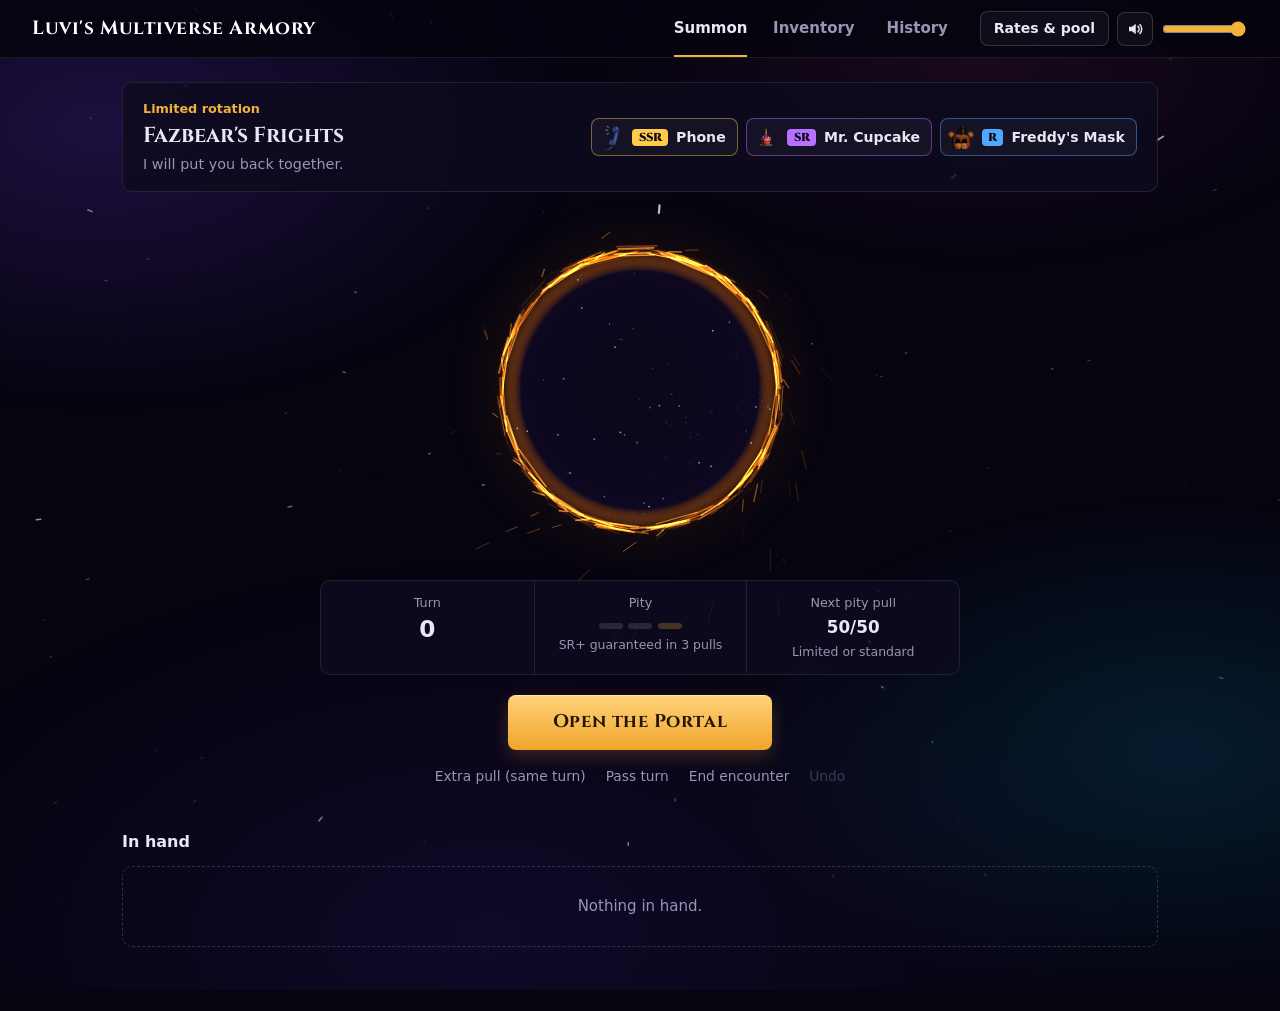
<file: index.html>
<!doctype html>
<html lang="en">
<head>
  <meta charset="utf-8">
  <meta name="viewport" content="width=device-width, initial-scale=1">
  <title>Luvi's Multiverse Armory</title>
  <link rel="preconnect" href="https://fonts.googleapis.com">
  <link rel="preconnect" href="https://fonts.gstatic.com" crossorigin>
  <link href="https://fonts.googleapis.com/css2?family=Cinzel:wght@600;700;900&display=swap" rel="stylesheet">
  <link rel="stylesheet" href="css/style.css">
</head>
<body>
  <canvas id="stars" aria-hidden="true"></canvas>
  <div class="nebula" aria-hidden="true"></div>

  <header class="topbar">
    <div class="brand">Luvi's Multiverse Armory</div>
    <nav class="tabs">
      <button class="tab active" data-view="summon">Summon</button>
      <button class="tab" data-view="inventory">Inventory <span id="invCount" class="count"></span></button>
      <button class="tab" data-view="history">History</button>
    </nav>
    <div class="top-actions">
      <button id="btnRules" class="btn">Rates &amp; pool</button>
      <div class="sound-ctl">
        <button id="btnMute" class="btn btn-icon" title="Sound"></button>
        <input id="volSlider" class="vol-slider" type="range" min="0" max="1" step="0.05" value="1" title="Volume" aria-label="Volume">
      </div>
    </div>
  </header>

  <main>
    <!-- ============ SUMMON ============ -->
    <section id="view-summon" class="view active">
      <div id="bannerCard" class="panel banner-card"></div>

      <div class="altar" id="altar">
        <div class="portal"><canvas id="altarPortal"></canvas></div>
      </div>

      <div class="panel status-bar">
        <div class="stat">
          <span class="label">Turn</span>
          <span id="turnNum" class="value">0</span>
        </div>
        <div class="stat">
          <span class="label">Pity</span>
          <div id="pityPips" class="pips"></div>
          <span id="pityText" class="sub"></span>
        </div>
        <div class="stat">
          <span class="label">Next pity pull</span>
          <span id="fiftyText" class="value small"></span>
          <span id="fiftySub" class="sub"></span>
        </div>
      </div>

      <button id="btnPull" class="pull-btn">Open the Portal</button>
      <div class="sub-actions">
        <button id="btnExtra" class="link-btn" title="Pull without advancing the turn">Extra pull (same turn)</button>
        <button id="btnPass" class="link-btn" title="Advance the turn without pulling">Pass turn</button>
        <button id="btnEnd" class="link-btn" title="Reset the turn counter and drop temporary items">End encounter</button>
        <button id="btnUndo" class="link-btn" title="Undo the most recent pull or pass">Undo</button>
      </div>

      <div class="loadout">
        <h3 class="section-title">In hand</h3>
        <div id="loadoutGrid" class="card-grid small"></div>
      </div>
    </section>

    <!-- ============ INVENTORY ============ -->
    <section id="view-inventory" class="view">
      <div class="view-head">
        <h2>Inventory</h2>
        <p class="muted">Single-turn items expire when the next turn starts. Use − and + to adjust turns,
          ∞ to keep an item for the rest of the encounter. Ending the encounter clears everything.</p>
      </div>
      <div id="invGrid" class="card-grid"></div>
    </section>

    <!-- ============ HISTORY ============ -->
    <section id="view-history" class="view">
      <div class="view-head">
        <h2>History</h2>
      </div>
      <div id="histSummary" class="hist-summary"></div>
      <div id="histFilters" class="filters"></div>
      <div id="histList" class="hist-list"></div>
    </section>
  </main>

  <!-- ============ PULL OVERLAY ============ -->
  <div id="pullOverlay" class="overlay" data-phase="idle" aria-hidden="true">
    <div class="ov-particles" id="ovParticles"></div>
    <div class="ov-portal-wrap">
      <div class="ov-tremble">
        <div class="portal"><canvas id="overlayPortal"></canvas></div>
      </div>
    </div>
    <div class="ov-faller" id="ovFaller"></div>
    <div class="ov-shock"></div>
    <div class="ov-flash"></div>

    <div class="reveal">
      <div class="reveal-bg"></div>
      <div class="reveal-rays"></div>
      <div class="reveal-sparkles" id="revealSparkles"></div>
      <div class="reveal-art" id="revealArt"></div>
      <div class="reveal-info item-info" id="revealInfo"></div>
      <div class="reveal-hint">Click to continue</div>
    </div>
    <button class="skip-btn" id="btnSkip">Skip</button>
  </div>

  <!-- ============ MODAL ============ -->
  <div id="modal" class="modal" aria-hidden="true">
    <div class="modal-box" role="dialog" aria-modal="true">
      <button class="modal-close modal-back" id="modalBack" title="Back" hidden>
        <svg viewBox="0 0 24 24" aria-hidden="true"><path d="M15 5l-7 7 7 7" fill="none" stroke="currentColor" stroke-width="2.2" stroke-linecap="round" stroke-linejoin="round"/></svg>
      </button>
      <button class="modal-close" id="modalClose" title="Close">✕</button>
      <div id="modalBody"></div>
    </div>
  </div>

  <div id="toast" class="toast" role="status"></div>

  <script src="js/sounds.js"></script>
  <script src="js/items.js"></script>
  <script src="js/gacha.js"></script>
  <script src="js/app.js"></script>
</body>
</html>
</file>
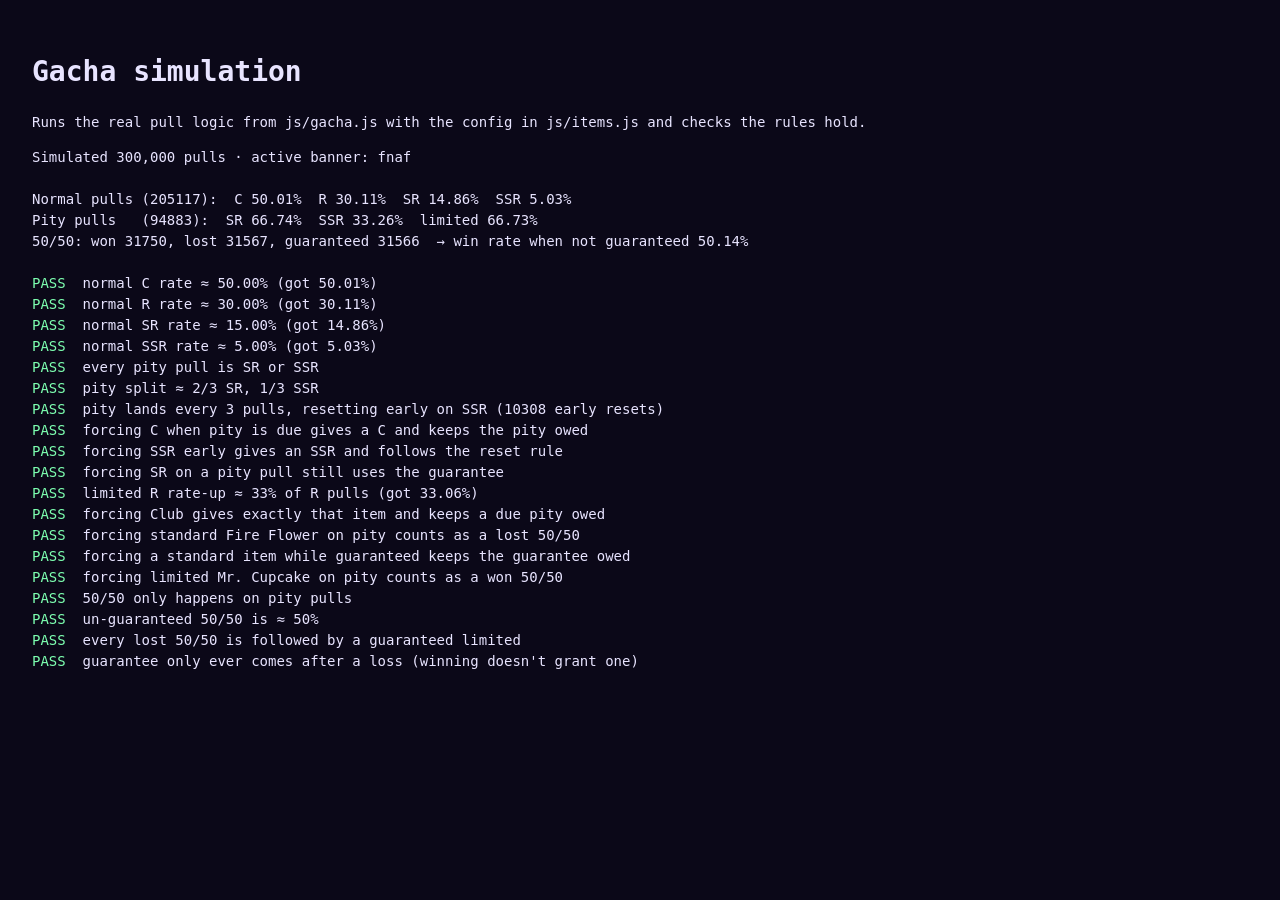
<file: tests/simulate.html>
<!doctype html>
<html lang="en">
<head>
  <meta charset="utf-8">
  <title>Gacha Simulation</title>
  <style>
    body { background: #0b0818; color: #e8e4ff; font: 14px/1.5 Consolas, monospace; padding: 1.5rem; }
    .pass { color: #7dffb0; } .fail { color: #ff7a90; }
  </style>
</head>
<body>
  <h1>Gacha simulation</h1>
  <p>Runs the real pull logic from <code>js/gacha.js</code> with the config in <code>js/items.js</code> and checks the rules hold.</p>
  <pre id="out">Running…</pre>
  <script src="../js/items.js"></script>
  <script src="../js/gacha.js"></script>
  <script>
    const N = 300000;
    const lines = [];
    const check = (ok, msg) => lines.push(`<span class="${ok ? "pass" : "fail"}">${ok ? "PASS" : "FAIL"}</span>  ${msg}`);
    const pct = (a, b) => (b ? (100 * a / b).toFixed(2) : "0") + "%";

    let s = { pity: 0, guaranteed: false };
    const normal = { C: 0, R: 0, SR: 0, SSR: 0 }, pity = { SR: 0, SSR: 0, other: 0 };
    let normalN = 0, pityN = 0, pityOnSchedule = true, contestedOffPity = 0;
    let won = 0, lost = 0, guar = 0, guarAfterLost = 0, lostThenNotGuar = 0, guarWithoutLoss = 0;
    let lastContested = null, pityLimited = 0;

    const resetsOn = GACHA_CONFIG.pityResetsOn || [];
    let sinceReset = 0, earlyResets = 0;
    for (let i = 1; i <= N; i++) {
      const r = Gacha.pull(s);
      const shouldBePity = sinceReset + 1 >= GACHA_CONFIG.pityEvery;
      if (r.isPity !== shouldBePity) pityOnSchedule = false;
      if (!r.isPity && resetsOn.includes(r.rarity)) earlyResets++;
      sinceReset = r.isPity || resetsOn.includes(r.rarity) ? 0 : sinceReset + 1;
      if (r.state.pity !== sinceReset) pityOnSchedule = false;
      if (r.isPity) {
        pityN++;
        if (r.rarity in pity) pity[r.rarity]++; else pity.other++;
        if (r.limited) pityLimited++;
      } else {
        normalN++; normal[r.rarity]++;
      }
      if (r.outcome) {
        if (!r.isPity && !GACHA_CONFIG.fiftyFiftyOnEveryHighPull) contestedOffPity++;
        if (r.outcome === "won") won++;
        if (r.outcome === "lost") lost++;
        if (r.outcome === "guaranteed") {
          guar++;
          if (lastContested === "lost") guarAfterLost++; else guarWithoutLoss++;
        } else if (lastContested === "lost") lostThenNotGuar++;
        lastContested = r.outcome;
      }
      s = r.state;
    }

    lines.push(`Simulated ${N.toLocaleString()} pulls · active banner: ${Gacha.activeKey()}\n`);
    lines.push(`Normal pulls (${normalN}):  C ${pct(normal.C, normalN)}  R ${pct(normal.R, normalN)}  SR ${pct(normal.SR, normalN)}  SSR ${pct(normal.SSR, normalN)}`);
    lines.push(`Pity pulls   (${pityN}):  SR ${pct(pity.SR, pityN)}  SSR ${pct(pity.SSR, pityN)}  limited ${pct(pityLimited, pityN)}`);
    lines.push(`50/50: won ${won}, lost ${lost}, guaranteed ${guar}  → win rate when not guaranteed ${pct(won, won + lost)}\n`);

    const near = (a, b, tol) => Math.abs(a - b) <= tol;
    const R = GACHA_CONFIG.rates, tot = R.C + R.R + R.SR + R.SSR;
    for (const k of ["C", "R", "SR", "SSR"]) {
      check(near(normal[k] / normalN, R[k] / tot, 0.006), `normal ${k} rate ≈ ${pct(R[k], tot)} (got ${pct(normal[k], normalN)})`);
    }
    check(pity.other === 0, "every pity pull is SR or SSR");
    check(near(pity.SR / pityN, 2 / 3, 0.01) && near(pity.SSR / pityN, 1 / 3, 0.01), "pity split ≈ 2/3 SR, 1/3 SSR");
    check(pityOnSchedule, `pity lands every ${GACHA_CONFIG.pityEvery} pulls, resetting early on ${resetsOn.join("/") || "nothing"} (${earlyResets} early resets)`);

    // Admin-forced rarity
    const due = GACHA_CONFIG.pityEvery - 1;
    const fC = Gacha.pull({ pity: due, guaranteed: false }, Math.random, "C");
    check(fC.rarity === "C" && !fC.isPity && fC.state.pity === due, "forcing C when pity is due gives a C and keeps the pity owed");
    const fSSR = Gacha.pull({ pity: 0, guaranteed: false }, Math.random, "SSR");
    check(fSSR.rarity === "SSR" && fSSR.state.pity === (resetsOn.includes("SSR") ? 0 : 1), "forcing SSR early gives an SSR and follows the reset rule");
    const fSR = Gacha.pull({ pity: due, guaranteed: true }, Math.random, "SR");
    check(fSR.rarity === "SR" && fSR.isPity && fSR.limited && fSR.state.pity === 0 && !fSR.state.guaranteed, "forcing SR on a pity pull still uses the guarantee");

    // Limited rate-up outside the 50/50
    for (const [r, share] of Object.entries(GACHA_CONFIG.limitedRateUp || {})) {
      const bannerHas = Gacha.activeBanner() && Gacha.activeBanner().items.some(i => i.rarity === r && i.pullable !== false);
      if (!bannerHas) continue;
      let hits = 0, total = 40000;
      for (let k = 0; k < total; k++) if (Gacha.pull({ pity: 0, guaranteed: false }, Math.random, r).limited) hits++;
      check(near(hits / total, share, 0.01), `limited ${r} rate-up ≈ ${Math.round(share * 100)}% of ${r} pulls (got ${pct(hits, total)})`);
    }

    // Admin-forced specific item
    const pullable = i => i.pullable !== false;
    const banner = Gacha.activeBanner();
    const limSR = banner && banner.items.find(i => i.rarity === "SR" && pullable(i));
    const stdSR = STANDARD_ITEMS.find(i => i.rarity === "SR" && pullable(i));
    const stdC = STANDARD_ITEMS.find(i => i.rarity === "C" && pullable(i));
    const fC2 = Gacha.pull({ pity: due, guaranteed: false }, Math.random, null, stdC.id);
    check(fC2.item.id === stdC.id && !fC2.isPity && fC2.state.pity === due, `forcing ${stdC.name} gives exactly that item and keeps a due pity owed`);
    const fLost = Gacha.pull({ pity: due, guaranteed: false }, Math.random, null, stdSR.id);
    check(fLost.item.id === stdSR.id && fLost.outcome === "lost" && fLost.state.guaranteed, `forcing standard ${stdSR.name} on pity counts as a lost 50/50`);
    const kept = Gacha.pull({ pity: due, guaranteed: true }, Math.random, null, stdSR.id);
    check(kept.item.id === stdSR.id && kept.outcome === null && kept.state.guaranteed, "forcing a standard item while guaranteed keeps the guarantee owed");
    if (limSR) {
      const fWon = Gacha.pull({ pity: due, guaranteed: false }, Math.random, null, limSR.id);
      check(fWon.item.id === limSR.id && fWon.outcome === "won" && fWon.limited && !fWon.state.guaranteed, `forcing limited ${limSR.name} on pity counts as a won 50/50`);
    }
    check(contestedOffPity === 0, "50/50 only happens on pity pulls");
    check(near(won / (won + lost), GACHA_CONFIG.limitedChance, 0.01), "un-guaranteed 50/50 is ≈ 50%");
    check(lostThenNotGuar === 0 && guarAfterLost === lost - (lastContested === "lost" ? 1 : 0), "every lost 50/50 is followed by a guaranteed limited");
    check(guarWithoutLoss === 0, "guarantee only ever comes after a loss (winning doesn't grant one)");

    document.getElementById("out").innerHTML = lines.join("\n");
    document.title = lines.some(l => l.includes("FAIL")) ? "FAIL" : "PASS";
  </script>
</body>
</html>
</file>
<file: css/style.css>
/* =====================================================================
   MULTIVERSE ARMORY
   ===================================================================== */

/* Registered so effect colors can animate smoothly between rarities. */
@property --pc1 { syntax: "<color>"; inherits: true; initial-value: #ff8a1f; }
@property --pc2 { syntax: "<color>"; inherits: true; initial-value: #ffd36b; }

:root {
  --bg: #06040f;
  --surface: rgba(14, 11, 30, 0.84);
  --surface-2: rgba(255, 255, 255, 0.04);
  --border: rgba(255, 255, 255, 0.09);
  --border-strong: rgba(255, 255, 255, 0.16);
  --text: #e9e6f5;
  --muted: #9a94b5;
  --accent: #8b6cff;
  --amber: #f2b33d;
  --danger: #ef5f78;
  --radius: 10px;

  --c-C: #b4c3d8;
  --c-R: #4fa8ff;
  --c-SR: #b96fff;
  --c-SSR: #ffc94a;

  --font-display: "Cinzel", Georgia, serif;
  --font-body: "Segoe UI", system-ui, -apple-system, Roboto, "Helvetica Neue", Arial, sans-serif;
  color-scheme: dark;
}

.rar-C   { --rc: var(--c-C); }
.rar-R   { --rc: var(--c-R); }
.rar-SR  { --rc: var(--c-SR); }
.rar-SSR { --rc: var(--c-SSR); }

* { box-sizing: border-box; }
html, body { margin: 0; min-height: 100%; }
body {
  background: var(--bg);
  color: var(--text);
  font-family: var(--font-body);
  font-size: 15px;
  line-height: 1.5;
  overflow-x: hidden;
}
button { font: inherit; color: inherit; }
button:focus-visible { outline: 2px solid var(--accent); outline-offset: 2px; }
h2 { font-family: var(--font-display); font-weight: 700; }
.muted { color: var(--muted); }

/* ---------- Space backdrop ---------- */
#stars { position: fixed; inset: 0; width: 100%; height: 100%; z-index: 0; pointer-events: none; }
.nebula {
  position: fixed; inset: -10%; z-index: 0; pointer-events: none;
  background:
    radial-gradient(ellipse 45% 38% at 15% 20%, rgba(120, 60, 255, .2), transparent 70%),
    radial-gradient(ellipse 42% 34% at 85% 78%, rgba(0, 190, 255, .13), transparent 70%),
    radial-gradient(ellipse 38% 28% at 72% 14%, rgba(255, 80, 200, .08), transparent 70%),
    radial-gradient(ellipse 60% 50% at 40% 95%, rgba(80, 40, 200, .14), transparent 70%);
  animation: nebulaDrift 40s ease-in-out infinite alternate;
}
@keyframes nebulaDrift { to { transform: translate(2%, -2%) scale(1.06) rotate(2deg); } }

/* ---------- Top bar ---------- */
.topbar {
  position: sticky; top: 0; z-index: 10;
  display: flex; align-items: stretch; gap: 2rem;
  height: 58px; padding: 0 clamp(1rem, 3vw, 2rem);
  background: rgba(6, 4, 15, .88);
  border-bottom: 1px solid var(--border);
}
.brand {
  display: flex; align-items: center; margin-right: auto;
  font-family: var(--font-display); font-weight: 700; font-size: 1.2rem; letter-spacing: .03em; color: #fff;
}
.tabs { display: flex; gap: 1.6rem; }
.tab {
  display: flex; align-items: center; gap: .4rem;
  border: 0; border-bottom: 2px solid transparent; background: none; cursor: pointer;
  padding: 2px 0 0; font-weight: 600; color: var(--muted);
  transition: color .15s, border-color .15s;
}
.tab:hover { color: var(--text); }
.tab.active { color: var(--text); border-bottom-color: var(--amber); }
.count:not(:empty) {
  min-width: 1.4em; padding: 0 .35em; border-radius: 4px;
  font-size: .75rem; line-height: 1.5; text-align: center;
  background: rgba(255, 255, 255, .1); color: var(--text);
}
.top-actions { display: flex; align-items: center; gap: .5rem; }
.btn {
  padding: .4rem .8rem; border-radius: 8px; cursor: pointer;
  background: var(--surface-2); border: 1px solid var(--border-strong);
  font-size: .88rem; font-weight: 600;
  transition: background .15s;
}
.btn:hover { background: rgba(255, 255, 255, .09); }
.btn-icon { width: 36px; height: 34px; padding: 0; display: grid; place-items: center; }
.btn-icon svg { width: 18px; height: 18px; }
.sound-ctl { display: flex; align-items: center; gap: .45rem; }
.vol-slider { width: 84px; accent-color: var(--amber); cursor: pointer; }
.vol-slider.off { opacity: .4; }

@media (max-width: 720px) {
  .topbar { flex-wrap: wrap; height: auto; padding-top: .6rem; gap: .5rem 1rem; }
  .tabs { order: 3; width: 100%; height: 42px; }
}

/* ---------- Layout ---------- */
main { position: relative; z-index: 1; max-width: 1100px; margin: 0 auto; padding: 1.5rem clamp(1rem, 3vw, 2rem) 4rem; }
.view { display: none; }
.view.active { display: block; }
.panel { background: var(--surface); border: 1px solid var(--border); border-radius: var(--radius); }
.view-head { margin-bottom: 1.25rem; }
.view-head h2 { margin: 0 0 .25rem; font-size: 1.6rem; }
.view-head p { margin: 0; max-width: 62ch; font-size: .92rem; }
.section-title { margin: 0 0 .75rem; font-size: 1rem; font-weight: 600; }

/* ---------- Banner card ---------- */
.banner-card { display: flex; flex-wrap: wrap; align-items: center; gap: 1rem 2rem; padding: 1rem 1.25rem; }
.bc-label { font-size: .8rem; font-weight: 600; color: var(--amber); }
.bc-title { margin: .1rem 0; font-size: 1.35rem; }
.bc-desc { margin: 0; color: var(--muted); font-size: .9rem; }
.featured { display: flex; flex-wrap: wrap; gap: .5rem; margin-left: auto; min-width: 0; max-width: 100%; }
.feat {
  display: flex; align-items: center; gap: .5rem; cursor: pointer;
  padding: .3rem .7rem .3rem .4rem; border-radius: 8px;
  background: var(--surface-2); border: 1px solid color-mix(in srgb, var(--rc) 45%, transparent);
  font-size: .88rem; font-weight: 600;
  transition: background .15s;
}
.feat:hover { background: rgba(255, 255, 255, .08); }
.feat .art { width: 26px; height: 26px; object-fit: contain; font-size: 1.1rem; display: grid; place-items: center; }
@media (max-width: 720px) { .featured { margin-left: 0; } }

/* ---------- Portal (canvas spark ring, drawn in app.js) ---------- */
.portal { position: relative; width: 100%; aspect-ratio: 1; }
.portal canvas { position: absolute; left: -50%; top: -50%; width: 200%; height: 200%; pointer-events: none; }

.altar { position: relative; width: min(66vw, 300px); margin: 3rem auto 2.5rem; }
.altar::before {
  content: ""; position: absolute; inset: -20%; border-radius: 50%; pointer-events: none;
  background: radial-gradient(circle, color-mix(in srgb, var(--pc1) 16%, transparent), transparent 65%);
}
.altar .portal { animation: hover 6s ease-in-out infinite; }

/* ---------- Status bar ---------- */
.status-bar { display: grid; grid-template-columns: repeat(3, 1fr); max-width: 640px; margin: 0 auto 1.25rem; }
.stat { display: flex; flex-direction: column; align-items: center; gap: .1rem; padding: .75rem .75rem; text-align: center; }
.stat + .stat { border-left: 1px solid var(--border); }
.stat .label { font-size: .8rem; color: var(--muted); }
.stat .value { font-size: 1.45rem; font-weight: 700; line-height: 1.25; }
.stat .value.small { font-size: 1.05rem; padding: .2rem 0; }
.stat .value.gold { color: var(--amber); }
.stat .sub { font-size: .78rem; color: var(--muted); }
.stat .sub.hot { color: var(--amber); font-weight: 600; }
.pips { display: flex; gap: .35rem; padding: .55rem 0 .35rem; }
.pip { width: 24px; height: 6px; border-radius: 3px; background: rgba(255, 255, 255, .12); }
.pip.filled { background: var(--accent); }
.pip.filled[class*="rar-"] { background: var(--rc); box-shadow: 0 0 6px color-mix(in srgb, var(--rc) 55%, transparent); }
.pip.goal { background: rgba(242, 179, 61, .25); }
.pip.goal.ready { background: var(--amber); }

/* ---------- Pull button ---------- */
.pull-btn {
  display: block; margin: 0 auto .75rem; cursor: pointer;
  padding: .85rem 2.8rem; border: 0; border-radius: 8px;
  font-family: var(--font-display); font-weight: 700; font-size: 1.15rem; letter-spacing: .03em;
  color: #241500;
  background: linear-gradient(180deg, #ffd27a, #efa52c);
  box-shadow: inset 0 1px 0 rgba(255, 255, 255, .4), 0 6px 18px rgba(239, 165, 44, .22);
  transition: transform .12s ease, filter .15s ease;
}
.pull-btn:hover { filter: brightness(1.07); transform: translateY(-1px); }
.pull-btn:active { transform: translateY(0); }
.pull-btn:disabled { filter: grayscale(.6) brightness(.75); cursor: wait; transform: none; }

.sub-actions { display: flex; justify-content: center; flex-wrap: wrap; gap: .2rem 1.25rem; margin-bottom: 2.5rem; }
.link-btn {
  background: none; border: 0; cursor: pointer; padding: .25rem 0;
  color: var(--muted); font-size: .86rem;
}
.link-btn:hover:not(:disabled) { color: var(--text); text-decoration: underline; text-underline-offset: 3px; }
.link-btn:disabled { opacity: .35; cursor: default; }

/* ---------- Item cards ---------- */
.card-grid { display: grid; grid-template-columns: repeat(auto-fill, minmax(165px, 1fr)); gap: .75rem; }
.card-grid.small { grid-template-columns: repeat(auto-fill, minmax(135px, 1fr)); }
.empty {
  grid-column: 1 / -1; padding: 1.75rem 1rem; text-align: center; color: var(--muted);
  border: 1px dashed var(--border-strong); border-radius: var(--radius);
}
.item-card {
  position: relative; overflow: hidden; cursor: pointer;
  display: flex; flex-direction: column; align-items: center; gap: .35rem;
  padding: .75rem .7rem .8rem; border-radius: var(--radius); text-align: center;
  background: var(--surface);
  border: 1px solid color-mix(in srgb, var(--rc) 30%, var(--border));
  transition: transform .15s ease, border-color .15s ease;
}
.item-card:hover { transform: translateY(-2px); border-color: color-mix(in srgb, var(--rc) 65%, transparent); }
.item-card::after { content: ""; position: absolute; left: 0; right: 0; bottom: 0; height: 2px; background: var(--rc); }
/* SSR sheen: starts and ends fully off-card so the loop restart is invisible. */
.item-card.rar-SSR::before {
  content: ""; position: absolute; top: 0; bottom: 0; left: 0; width: 60%; pointer-events: none;
  background: linear-gradient(105deg, transparent 15%, rgba(255, 236, 180, .14) 50%, transparent 85%);
  transform: translateX(-120%);
  animation: cardShine 5s ease-in-out infinite;
}
@keyframes cardShine { 0% { transform: translateX(-120%); } 45%, 100% { transform: translateX(220%); } }
.thumb {
  position: relative; width: 100%; aspect-ratio: 1; display: grid; place-items: center; border-radius: 8px;
  background: radial-gradient(circle, color-mix(in srgb, var(--rc) 20%, transparent), transparent 70%);
}
/* Images of any size are scaled up or down to fill their frame (aspect ratio kept). */
.thumb img.art { position: absolute; inset: 9%; width: 82%; height: 82%; object-fit: contain; }
.thumb .art-icon { font-size: 3.2rem; line-height: 1; }
.card-grid.small .thumb .art-icon { font-size: 2.6rem; }
.card-name { font-weight: 600; font-size: .9rem; line-height: 1.25; }
.rtag {
  display: inline-block; padding: 0 .4rem; border-radius: 4px;
  font-family: var(--font-display); font-weight: 900; font-size: .72rem; line-height: 1.5;
  color: #0b0618; background: var(--rc);
}
.turns-badge {
  position: absolute; top: .45rem; right: .45rem; z-index: 1;
  padding: .05rem .4rem; border-radius: 4px; font-size: .72rem; font-weight: 600;
  background: rgba(0, 0, 0, .5); color: var(--muted);
}
.turns-badge.last { color: #ffb3c1; }
.turns-badge.perm { color: var(--amber); }
.card-controls { display: flex; gap: .3rem; margin-top: .3rem; }
.card-controls button {
  width: 30px; height: 28px; border-radius: 6px; cursor: pointer;
  background: var(--surface-2); border: 1px solid var(--border-strong); font-weight: 700;
  transition: background .15s;
}
.card-controls button:hover:not(:disabled) { background: rgba(255, 255, 255, .12); }
.card-controls button:disabled { opacity: .3; cursor: default; }
.card-controls button.on { color: var(--amber); border-color: rgba(242, 179, 61, .5); }
.card-controls .danger:hover { background: rgba(239, 95, 120, .25); }
.upgrade-btn { margin-top: .35rem; width: 100%; color: var(--amber); border-color: rgba(242, 179, 61, .45); }
.upgrade-btn:hover { background: rgba(242, 179, 61, .15); }
.lim-ribbon {
  position: absolute; top: .45rem; left: .45rem; z-index: 1;
  padding: .02rem .4rem; border-radius: 4px; font-size: .7rem; font-weight: 600;
  background: var(--accent); color: #fff;
}

/* ---------- History ---------- */
.hist-summary {
  display: grid; grid-template-columns: repeat(auto-fit, minmax(90px, 1fr));
  margin-bottom: 1rem; background: var(--surface); border: 1px solid var(--border); border-radius: var(--radius);
}
.hs { padding: .65rem .9rem; }
.hs + .hs { border-left: 1px solid var(--border); }
.hs b { display: block; font-size: 1.25rem; }
.hs span { font-size: .78rem; color: var(--muted); }
.hs.rar-C b, .hs.rar-R b, .hs.rar-SR b, .hs.rar-SSR b { color: var(--rc); }
.filters { display: flex; flex-wrap: wrap; gap: .4rem; margin-bottom: .9rem; }
.chip {
  cursor: pointer; padding: .25rem .75rem; border-radius: 6px; font-size: .84rem; font-weight: 600;
  background: var(--surface-2); border: 1px solid var(--border-strong); color: var(--muted);
}
.chip:hover { color: var(--text); }
.chip.active { color: var(--text); background: rgba(139, 108, 255, .22); border-color: rgba(139, 108, 255, .6); }
.hist-list { display: flex; flex-direction: column; gap: .4rem; }
.hist-row {
  display: grid; grid-template-columns: 4rem 48px minmax(0, 1fr) auto; align-items: center; gap: .8rem;
  padding: .5rem .8rem; border-radius: 8px; cursor: pointer;
  background: var(--surface); border: 1px solid var(--border); border-left: 3px solid var(--rc);
  transition: background .15s;
}
.hist-row:hover { background: rgba(30, 24, 58, .9); }
.hist-num { font-weight: 700; line-height: 1.2; }
.hist-num small { display: block; font-weight: 400; font-size: .75rem; color: var(--muted); }
.hist-thumb { width: 48px; height: 48px; display: grid; place-items: center; }
.hist-thumb img.art { width: 44px; height: 44px; object-fit: contain; }
.hist-thumb .art-icon { font-size: 1.8rem; }
.hist-name { font-weight: 600; white-space: nowrap; overflow: hidden; text-overflow: ellipsis; }
.hist-tags { display: flex; flex-wrap: wrap; align-items: center; gap: .3rem; margin-top: .15rem; }
.btn-small {
  cursor: pointer; padding: .3rem .65rem; border-radius: 6px; font-size: .8rem; font-weight: 600; white-space: nowrap;
  background: var(--surface-2); border: 1px solid var(--border-strong);
}
.btn-small:hover { background: rgba(255, 255, 255, .1); }
.btn-small.danger { color: #ffb3c1; border-color: rgba(239, 95, 120, .4); }
.btn-small.danger:hover { background: rgba(239, 95, 120, .2); }
.btn-small.primary { background: var(--accent); border-color: var(--accent); color: #fff; }
.btn-small.primary:hover { filter: brightness(1.1); }
@media (max-width: 560px) {
  .hist-row { grid-template-columns: 48px minmax(0, 1fr) auto; }
  .hist-num { display: none; }
}

/* ---------- Tags ---------- */
.tags { display: flex; flex-wrap: wrap; gap: .35rem; }
.tag {
  display: inline-block; padding: 0 .45rem; border-radius: 4px; line-height: 1.6;
  font-size: .75rem; font-weight: 600; color: var(--muted);
  background: rgba(255, 255, 255, .07);
}
.tag-limited { color: #d9c9ff; background: rgba(139, 108, 255, .25); }
.tag-pity { color: var(--amber); }
.tag-won { color: #8be0b0; }
.tag-lost { color: #ffb3c1; }
.tag-guar { color: var(--amber); background: rgba(242, 179, 61, .14); }
.tag-preview { color: #9fd8ff; }

/* ---------- Item info block (reveal + detail modal) ---------- */
.item-info { display: flex; flex-direction: column; gap: .75rem; }
.rarity-letters {
  font-family: var(--font-display); font-weight: 900; line-height: 1; letter-spacing: .06em;
  font-size: clamp(2.2rem, 5vw, 3.4rem); color: var(--rc);
  filter: drop-shadow(0 0 12px color-mix(in srgb, var(--rc) 55%, transparent));
}
.rarity-letters span { display: inline-block; }
.rar-SSR .rarity-letters span {
  background: linear-gradient(180deg, #fffbe6, #ffd75e 45%, #ff9f2e);
  -webkit-background-clip: text; background-clip: text; color: transparent;
}
.item-name { margin: 0; font-size: clamp(1.6rem, 3.4vw, 2.4rem); line-height: 1.15; color: #fff; }
.item-origin { margin-top: -.45rem; color: var(--muted); font-size: .92rem; }
.stats { margin: 0; display: grid; grid-template-columns: repeat(auto-fit, minmax(140px, 1fr)); gap: .5rem; }
.stats > div {
  padding: .45rem .7rem; border-radius: 8px;
  background: rgba(255, 255, 255, .04); border: 1px solid var(--border); border-left: 2px solid var(--rc);
}
.stats dt { font-size: .75rem; color: var(--muted); }
.stats dd { margin: .05rem 0 0; font-weight: 600; }
.desc { margin: 0; font-size: .97rem; }
.prop { cursor: help; white-space: nowrap; text-decoration: underline dotted rgba(255, 255, 255, .45); text-underline-offset: 3px; }
.prop:hover, .prop:focus-visible { color: #fff; text-decoration-color: var(--rc); outline: none; }
.tooltip {
  position: fixed; z-index: 90; max-width: min(340px, calc(100vw - 16px));
  padding: .55rem .75rem; border-radius: 8px; pointer-events: none;
  background: #1a1433; border: 1px solid var(--border-strong); box-shadow: 0 8px 24px rgba(0, 0, 0, .5);
  font-size: .85rem; line-height: 1.45; color: var(--text);
  opacity: 0; transition: opacity .12s ease;
}
.tooltip.show { opacity: 1; }
.tooltip b { display: block; margin-bottom: .15rem; }
.flavor { margin: 0; color: var(--muted); font-style: italic; font-size: .93rem; }
.duration { font-size: .85rem; color: var(--muted); }
.duration b { color: var(--text); font-weight: 600; }

/* ---------- Modal ---------- */
.modal {
  position: fixed; inset: 0; z-index: 60; display: none; place-items: center; padding: 1rem;
  background: rgba(3, 2, 10, .72);
}
.modal.open { display: grid; animation: fadeIn .15s ease; }
.modal-box {
  position: relative; width: min(860px, 100%); max-height: 90vh; overflow: auto;
  padding: 1.5rem; border-radius: 12px;
  background: #110d24; border: 1px solid var(--border-strong);
  box-shadow: 0 24px 60px rgba(0, 0, 0, .55);
}
.modal-close {
  position: absolute; top: .75rem; right: .75rem; z-index: 2; width: 32px; height: 32px; border-radius: 6px; cursor: pointer;
  background: var(--surface-2); border: 1px solid var(--border-strong);
}
.modal-close:hover { background: rgba(255, 255, 255, .12); }
.modal-back { right: auto; left: .75rem; display: grid; place-items: center; padding: 0; }
.modal-back[hidden] { display: none; }
.modal-back svg { width: 18px; height: 18px; }
.modal-box.has-back { padding-top: 3.25rem; }
.modal-box > h2 { margin: 0 0 1rem; font-size: 1.4rem; }
.modal-box h3 { margin: 1.5rem 0 .6rem; font-size: 1rem; font-weight: 600; }
.detail { display: grid; grid-template-columns: minmax(0, 1fr) minmax(0, 1.25fr); gap: 1.5rem; align-items: center; }
.detail-art {
  position: relative; display: grid; place-items: center; aspect-ratio: 1; border-radius: var(--radius);
  background: radial-gradient(circle, color-mix(in srgb, var(--rc) 24%, transparent), transparent 68%);
}
.detail-art img.art { position: absolute; inset: 7.5%; width: 85%; height: 85%; object-fit: contain; }
.detail-art .art-icon { font-size: clamp(5rem, 14vw, 8.5rem); line-height: 1; }
.detail-actions { display: flex; flex-wrap: wrap; gap: .5rem; margin-top: .25rem; }
@media (max-width: 640px) { .detail { grid-template-columns: 1fr; } .detail-art { max-width: 240px; margin: 0 auto; width: 100%; } }

.admin-select {
  width: 100%; max-width: 420px; padding: .45rem .6rem; border-radius: 8px; cursor: pointer;
  background: #1a1433; color: var(--text); border: 1px solid var(--border-strong); font: inherit;
}
.admin-select:focus { outline: 2px solid var(--accent); outline-offset: 1px; }
.rules-table { width: 100%; border-collapse: collapse; font-size: .92rem; }
.rules-table th, .rules-table td { padding: .45rem .6rem; text-align: left; border-bottom: 1px solid var(--border); }
.rules-table th { font-size: .8rem; color: var(--muted); font-weight: 600; }
.rules-list { margin: 0; padding-left: 1.2rem; }
.rules-list li { margin: .3rem 0; }
.rules-list b { color: #fff; font-weight: 600; }
.code { font-family: Consolas, monospace; font-size: .85em; padding: .05em .35em; border-radius: 4px; background: rgba(255, 255, 255, .08); }

/* ---------- Toast ---------- */
.toast {
  position: fixed; left: 50%; bottom: 1.5rem; z-index: 80; max-width: calc(100% - 2rem);
  transform: translate(-50%, 150%); opacity: 0;
  padding: .65rem 1.1rem; border-radius: 8px; font-size: .9rem;
  background: #1a1433; border: 1px solid var(--border-strong);
  box-shadow: 0 10px 30px rgba(0, 0, 0, .5);
  transition: transform .25s ease, opacity .25s ease;
}
.toast.show { transform: translate(-50%, 0); opacity: 1; }

/* =====================================================================
   PULL OVERLAY
   ===================================================================== */
.overlay {
  --pc1: #ff8a1f; --pc2: #ffd36b;
  --ps: min(44vw, 230px);                 /* portal size */
  --py: calc(9vh + var(--ps) / 2);        /* portal center */
  --land: 56vh;                            /* where the weapon lands */
  position: fixed; inset: 0; z-index: 50; display: none; overflow: hidden; cursor: pointer;
  background: radial-gradient(ellipse at 50% 30%, rgba(24, 12, 60, .55), rgba(2, 1, 8, .9));
  transition: --pc1 .55s ease, --pc2 .55s ease;
  user-select: none;
}
.overlay.open { display: block; animation: fadeIn .3s ease; }
/* Hide the page under the overlay so only the starfield shows through. */
body.pulling .topbar, body.pulling main { visibility: hidden; }
.overlay[data-tint="C"]   { --pc1: #cfdaee; --pc2: #8ea3c4; }
.overlay[data-tint="R"]   { --pc1: #4fa8ff; --pc2: #2be0ff; }
.overlay[data-tint="SR"]  { --pc1: #b96fff; --pc2: #ff6ad5; }
.overlay[data-tint="SSR"] { --pc1: #ffcc4d; --pc2: #fff1a8; }

/* Portal */
.ov-portal-wrap {
  position: absolute; left: 50%; top: var(--py); width: var(--ps); aspect-ratio: 1;
  transform: translate(-50%, -50%) scale(0); opacity: 0;
  transition: transform .9s cubic-bezier(.2, 1.35, .4, 1), opacity .4s ease;
}
.overlay[data-phase="charge"] .ov-portal-wrap,
.overlay[data-phase="fall"] .ov-portal-wrap,
.overlay[data-phase="impact"] .ov-portal-wrap { transform: translate(-50%, -50%) scale(1); opacity: 1; }
.overlay[data-phase="reveal"] .ov-portal-wrap { transform: translate(-50%, -50%) scale(.2); opacity: 0; transition-duration: .4s; }
.overlay[data-phase="charge"] .ov-tremble { animation: tremble .11s linear infinite; }
.overlay.bump .ov-tremble .portal { animation: bump .45s ease-out; }
.ov-portal-wrap::after {
  content: ""; position: absolute; inset: 4%; border-radius: 50%; opacity: 0; pointer-events: none;
  border: 3px solid var(--pc1); box-shadow: 0 0 24px var(--pc1), inset 0 0 24px var(--pc1);
}
.overlay.bump .ov-portal-wrap::after { animation: ringBurst .7s ease-out; }

/* Energy converging into the portal */
.ov-particles { position: absolute; left: 50%; top: var(--py); width: 0; height: 0; }
.ov-particles span {
  position: absolute; left: 0; top: 0; width: var(--s); height: var(--s); margin: calc(var(--s) / -2);
  border-radius: 50%; background: color-mix(in srgb, var(--pc1) 70%, #fff); box-shadow: 0 0 8px var(--pc1), 0 0 16px var(--pc2);
  opacity: 0;
}
.overlay[data-phase="charge"] .ov-particles span { animation: converge var(--dur) ease-in var(--delay) infinite; }

/* The weapon falling out of the portal */
.ov-faller {
  position: absolute; left: 50%; top: var(--py); width: min(30vw, 150px); height: min(30vw, 150px);
  display: grid; place-items: center; opacity: 0;
  transform: translate(-50%, -50%) scale(.3);
}
.ov-faller .art {
  font-size: min(24vw, 120px); line-height: 1;
  filter: brightness(0) invert(1) drop-shadow(0 0 8px var(--pc1)) drop-shadow(0 0 26px var(--pc1));
}
.ov-faller img.art { position: absolute; inset: 0; width: 100%; height: 100%; object-fit: contain; }
.ov-faller::before {
  content: ""; position: absolute; left: 50%; bottom: 50%; width: 46%; height: 0; z-index: -1;
  transform: translateX(-50%); border-radius: 50% 50% 40% 40%;
  background: linear-gradient(to top, color-mix(in srgb, var(--pc1) 85%, #fff), color-mix(in srgb, var(--pc2) 50%, transparent) 40%, transparent);
  filter: blur(7px);
}
.overlay[data-phase="fall"] .ov-faller { animation: fall .65s cubic-bezier(.6, 0, .9, .5) forwards; }
.overlay[data-phase="fall"] .ov-faller::before { animation: trail .65s ease-in forwards; }
.overlay[data-phase="impact"] .ov-faller {
  opacity: 1; transform: translate(-50%, calc(-50% + var(--land) - var(--py))) scale(1.15);
}

/* Impact */
.ov-shock {
  position: absolute; left: 50%; top: var(--land); width: 40px; height: 40px; margin: -20px; border-radius: 50%;
  border: 3px solid color-mix(in srgb, var(--pc1) 70%, #fff); box-shadow: 0 0 22px var(--pc1), inset 0 0 22px var(--pc1);
  opacity: 0; pointer-events: none;
}
.overlay[data-phase="impact"] .ov-shock { animation: shock .6s ease-out forwards; }
.ov-flash {
  position: absolute; inset: 0; opacity: 0; pointer-events: none;
  background: radial-gradient(circle at 50% var(--land), #fff 0, color-mix(in srgb, var(--pc1) 55%, #fff) 25%, color-mix(in srgb, var(--pc1) 40%, transparent) 55%, transparent 85%);
}
.overlay[data-phase="impact"] .ov-flash { animation: flashIn .38s ease-in forwards; }
.overlay[data-phase="reveal"] .ov-flash { animation: flashOut .9s ease-out forwards; }

/* Reveal */
.reveal {
  position: absolute; inset: 0; visibility: hidden;
  display: grid; grid-template-columns: minmax(0, 1.1fr) minmax(0, 1fr); align-items: center;
  gap: clamp(1rem, 3vw, 3rem); padding: clamp(1rem, 4vw, 4rem) clamp(1rem, 5vw, 5rem);
}
.overlay[data-phase="reveal"] .reveal { visibility: visible; }
.reveal-bg {
  position: absolute; inset: 0; opacity: 0;
  background:
    radial-gradient(circle at 30% 50%, color-mix(in srgb, var(--rc) 36%, transparent), transparent 52%),
    linear-gradient(90deg, transparent 40%, rgba(4, 2, 12, .72));
}
.reveal-rays {
  position: absolute; left: 30%; top: 50%; width: 170vmax; height: 170vmax; opacity: 0;
  transform: translate(-50%, -50%);
  background: repeating-conic-gradient(from 0deg, color-mix(in srgb, var(--rc) 30%, transparent) 0deg 4deg, transparent 4deg 15deg);
  -webkit-mask: radial-gradient(circle, #000 0%, transparent 40%);
          mask: radial-gradient(circle, #000 0%, transparent 40%);
}
.overlay[data-phase="reveal"] .reveal-bg { animation: fadeIn 1s ease forwards; }
.overlay[data-phase="reveal"] .reveal-rays { animation: raysIn 1.4s ease forwards, raySpin 80s linear infinite; }
.reveal-art { position: relative; z-index: 1; display: grid; place-items: center; height: min(64vh, 560px); }
.reveal-art .art {
  position: relative;
  filter: drop-shadow(0 0 26px color-mix(in srgb, var(--rc) 70%, transparent));
}
.reveal-art img.art { position: absolute; inset: 2% 0; width: 100%; height: 96%; object-fit: contain; }
.reveal-art .art-icon { font-size: clamp(7rem, 19vw, 15rem); line-height: 1; }
.overlay[data-phase="reveal"] .reveal-art .art { animation: artIn 1s cubic-bezier(.15, .9, .25, 1) both, float 5s ease-in-out 1s infinite; }
/* Vertical scroll only: the slide-in animation would otherwise flash a horizontal scrollbar.
   The extra padding (offset by negative margin) keeps the stamping letters from being clipped. */
.reveal-info {
  position: relative; z-index: 1; max-height: 86vh; overflow-x: hidden; overflow-y: auto;
  padding: 1.5rem .4rem 1rem 2.5rem; margin: -1.5rem 0 0 -2.5rem;
}
.reveal .item-name { text-shadow: 0 0 22px color-mix(in srgb, var(--rc) 50%, transparent); }
.reveal .st { opacity: 0; }
.overlay[data-phase="reveal"] .reveal .st { animation: slideIn .6s cubic-bezier(.2, .9, .2, 1) forwards; animation-delay: calc(.55s + var(--d, 0) * .1s); }
.overlay[data-phase="reveal"] .reveal .rarity-letters span { opacity: 0; animation: stamp .45s cubic-bezier(.3, 1.6, .5, 1) forwards; animation-delay: calc(.35s + var(--i) * .16s); }
.reveal-sparkles { position: absolute; inset: 0; pointer-events: none; }
.reveal-sparkles span {
  position: absolute; left: var(--x); top: var(--y); width: var(--s); height: var(--s);
  background: radial-gradient(circle, #fff 0, var(--rc) 40%, transparent 70%);
  border-radius: 50%; opacity: 0;
}
.overlay[data-phase="reveal"] .reveal-sparkles span { animation: sparkle var(--dur) ease-in-out var(--delay) infinite; }
.reveal-hint {
  position: absolute; left: 0; right: 0; bottom: 1.4rem; z-index: 1; text-align: center;
  font-size: .85rem; color: var(--muted); opacity: 0; transition: opacity .5s;
}
.overlay.ready .reveal-hint { opacity: 1; }
.skip-btn {
  position: absolute; top: 1rem; right: 1rem; z-index: 3; cursor: pointer;
  padding: .35rem .85rem; border-radius: 6px; font-size: .85rem;
  background: rgba(255, 255, 255, .06); border: 1px solid var(--border-strong); color: var(--muted);
}
.skip-btn:hover { color: var(--text); background: rgba(255, 255, 255, .12); }
.overlay[data-phase="reveal"] .skip-btn { display: none; }

@media (max-width: 760px) {
  .reveal {
    grid-template-columns: minmax(0, 1fr); grid-template-rows: auto auto; align-content: start;
    overflow-x: hidden; overflow-y: auto; padding-top: 2.5rem; padding-bottom: 3.5rem;
  }
  .reveal-art { height: 34vh; }
  .reveal-info { max-height: none; overflow: visible; }
  .reveal-rays { left: 50%; top: 22%; }
  .reveal-bg { background: radial-gradient(circle at 50% 22%, color-mix(in srgb, var(--rc) 36%, transparent), transparent 55%); }
}

/* ---------- Keyframes ---------- */
@keyframes raySpin { from { transform: translate(-50%, -50%) rotate(0); } to { transform: translate(-50%, -50%) rotate(360deg); } }
@keyframes hover { 50% { transform: translateY(-8px); } }
@keyframes fadeIn { from { opacity: 0; } to { opacity: 1; } }
@keyframes tremble {
  0% { transform: translate(0, 0); } 25% { transform: translate(1.5px, -1px); }
  50% { transform: translate(-1px, 1.5px); } 75% { transform: translate(-1.5px, -1px); } 100% { transform: translate(0, 0); }
}
@keyframes bump { 30% { transform: scale(1.15); filter: brightness(1.6); } 100% { transform: scale(1); filter: none; } }
@keyframes ringBurst { from { opacity: 1; transform: scale(.85); } to { opacity: 0; transform: scale(2.2); } }
@keyframes converge {
  0% { opacity: 0; transform: rotate(var(--a)) translateX(var(--r)); }
  25% { opacity: 1; }
  100% { opacity: 0; transform: rotate(var(--a)) translateX(0) scale(.3); }
}
@keyframes fall {
  0% { opacity: 0; transform: translate(-50%, -50%) scale(.3) rotate(-30deg); }
  15% { opacity: 1; }
  100% { opacity: 1; transform: translate(-50%, calc(-50% + var(--land) - var(--py))) scale(1.15) rotate(0deg); }
}
@keyframes trail { 0% { height: 0; } 100% { height: calc(var(--land) - var(--py) + 40px); } }
@keyframes shock { from { opacity: 1; transform: scale(0); } to { opacity: 0; transform: scale(28); } }
@keyframes flashIn { 0% { opacity: 0; } 40% { opacity: .9; } 100% { opacity: 1; } }
@keyframes flashOut { from { opacity: 1; } to { opacity: 0; } }
@keyframes raysIn { from { opacity: 0; } to { opacity: 1; } }
@keyframes artIn {
  0% { opacity: 0; transform: scale(1.7); filter: brightness(5) blur(10px) drop-shadow(0 0 26px var(--rc)); }
  60% { opacity: 1; }
  100% { opacity: 1; transform: scale(1); filter: brightness(1) blur(0) drop-shadow(0 0 26px color-mix(in srgb, var(--rc) 70%, transparent)); }
}
@keyframes float { 50% { transform: translateY(-10px); } }
@keyframes slideIn { from { opacity: 0; transform: translateX(36px); } to { opacity: 1; transform: none; } }
@keyframes stamp { from { opacity: 0; transform: scale(2.6); } to { opacity: 1; transform: scale(1); } }
@keyframes sparkle { 0%, 100% { opacity: 0; transform: scale(.2) translateY(0); } 50% { opacity: 1; transform: scale(1) translateY(-18px); } }

@media (prefers-reduced-motion: reduce) {
  .nebula, .altar .portal, .item-card.rar-SSR::before { animation: none; }
}
</file>
